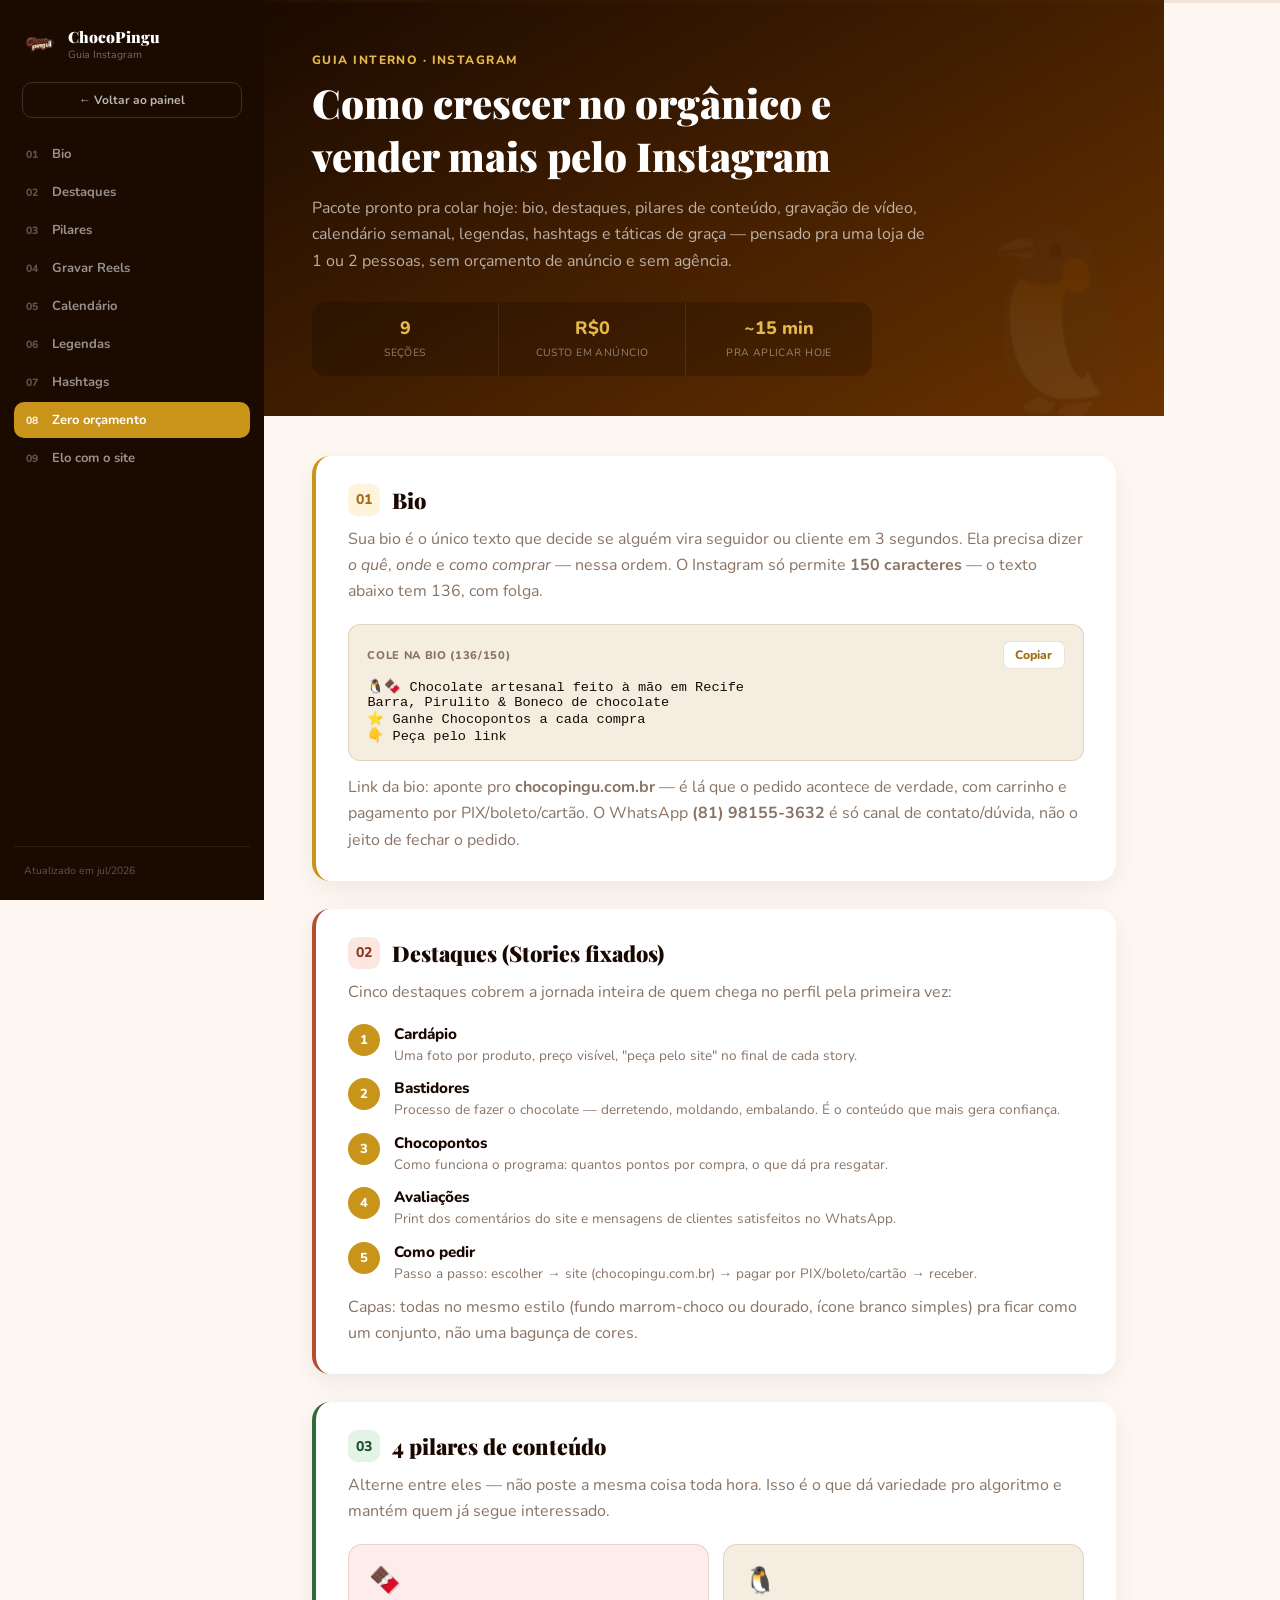
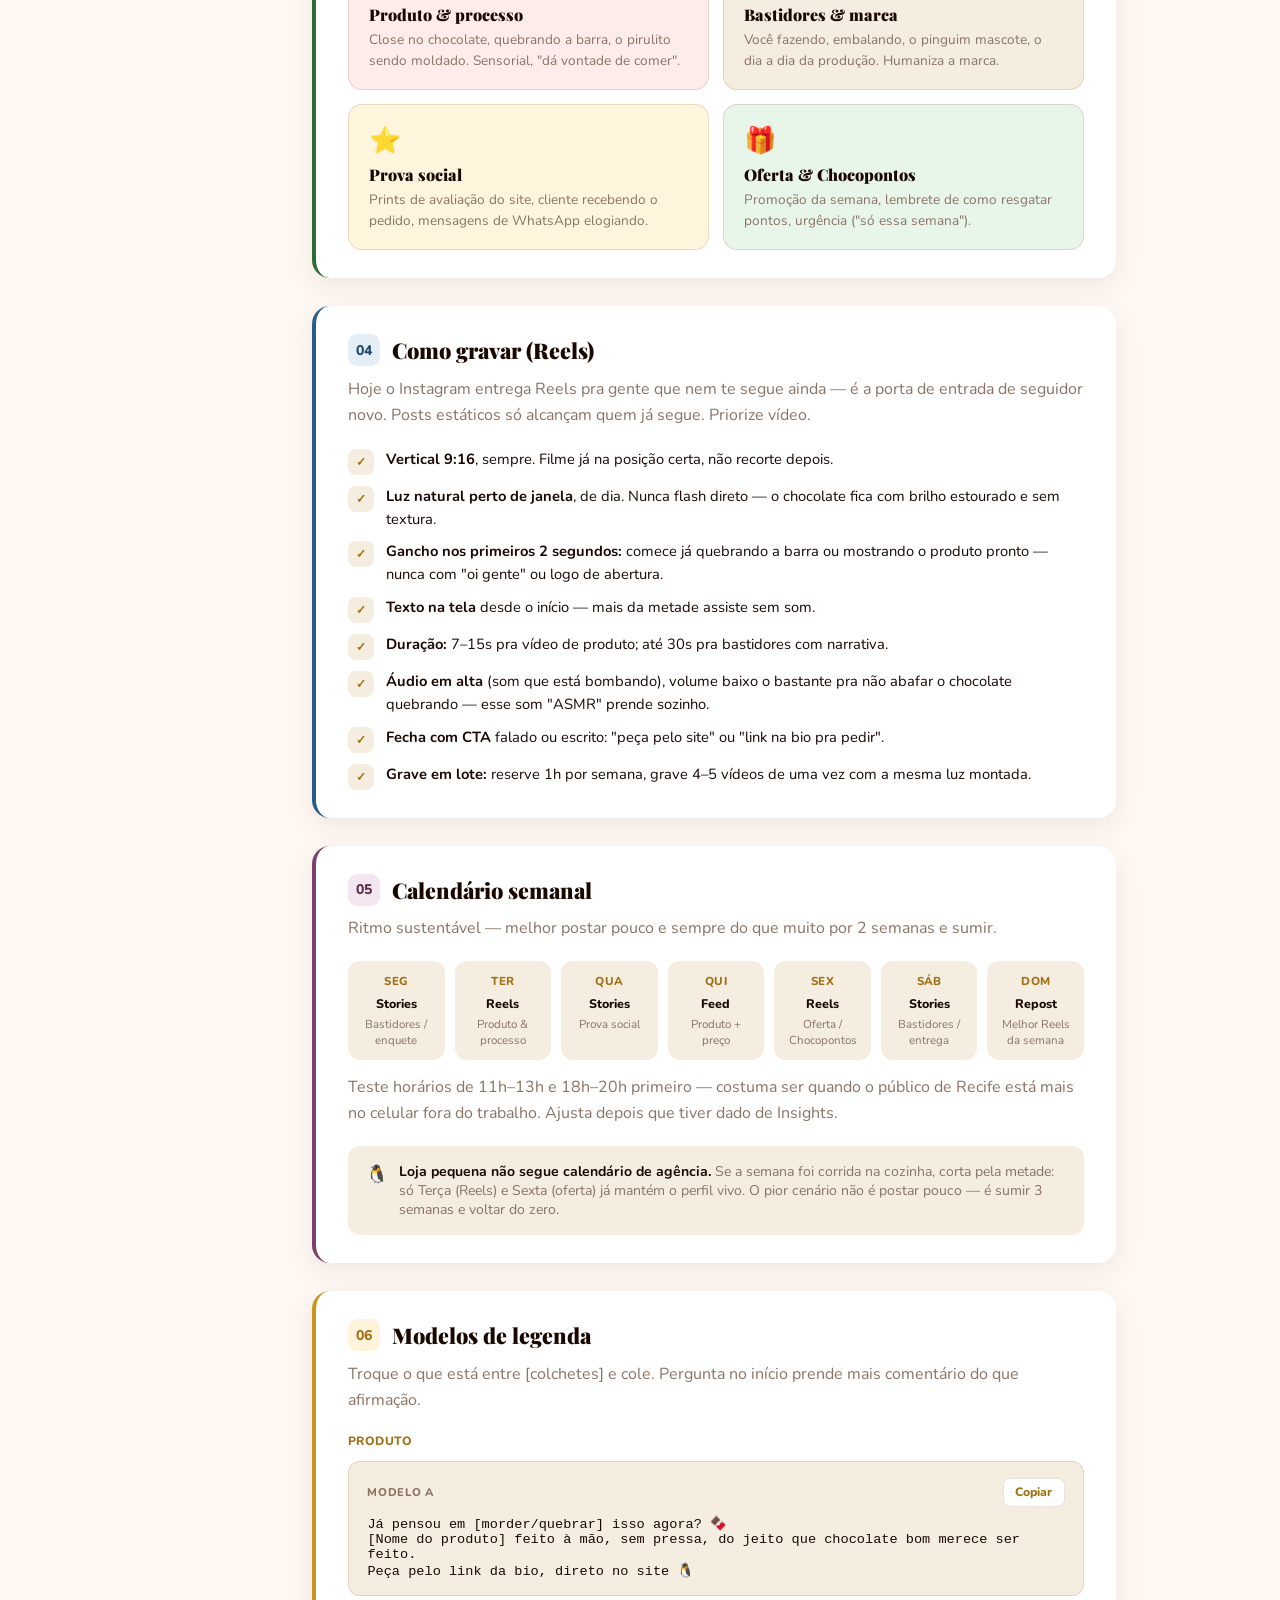
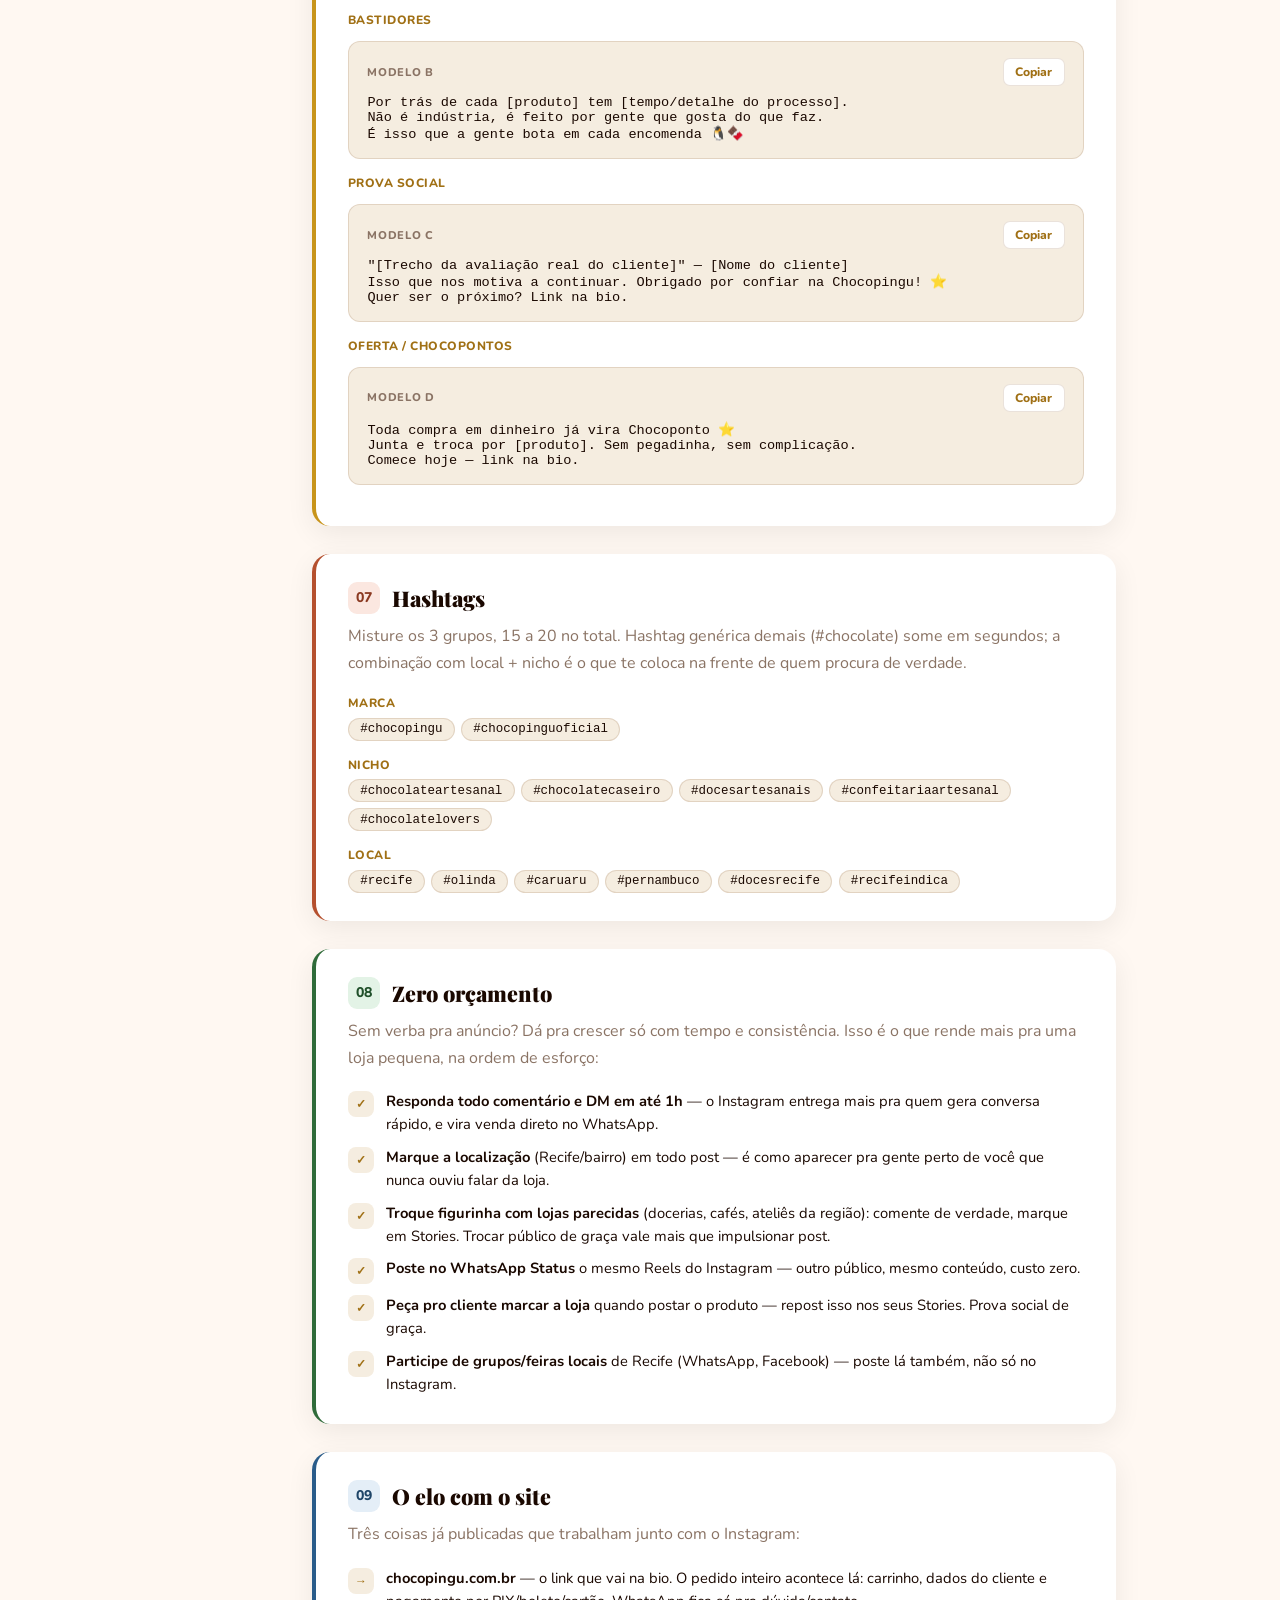
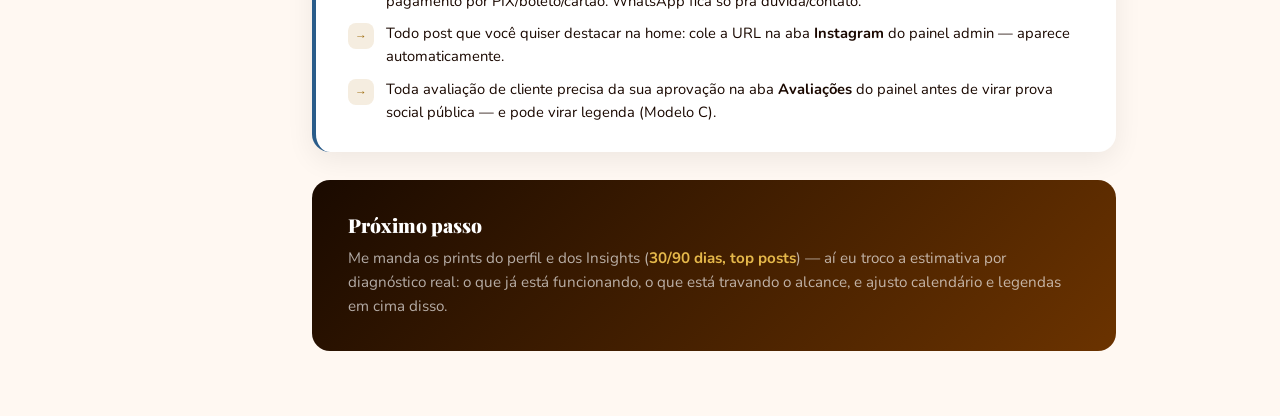
<file: instagram/index.html>
<!DOCTYPE html>
<html lang="pt-BR">
<head>
<meta charset="UTF-8" />
<meta name="viewport" content="width=device-width, initial-scale=1.0" />
<title>Instagram — Guia ChocoPingu</title>
<meta name="description" content="Guia interno de Instagram da Chocopingu: bio, destaques, pilares de conteúdo, calendário semanal, legendas e hashtags." />
<meta name="robots" content="noindex" />
<link rel="icon" href="../imagens/logo2.png" />
<link rel="preconnect" href="https://fonts.googleapis.com" />
<link rel="preconnect" href="https://fonts.gstatic.com" crossorigin />
<link href="https://fonts.googleapis.com/css2?family=Playfair+Display:wght@700;900&family=Nunito:wght@400;600;700;800;900&display=swap" rel="stylesheet" />
<style>
:root{
  --br:#1A0A00;--br2:#2A1508;--br3:#6B3300;
  --gold:#C8941A;--goldl:#E5B84A;--golds:#A07015;
  --bg:#FFF8F2;--card:#ffffff;--bgsub:#F5EDE0;
  --text:#1a0800;--text2:#8a7364;
  --border:rgba(107,51,0,.14);
  --sh:0 8px 28px rgba(13,4,0,.07);
  --sbw:264px;
  --fd:'Playfair Display',Georgia,serif;
  --fb:'Nunito',-apple-system,BlinkMacSystemFont,'Segoe UI',Roboto,Arial,sans-serif;
  --fm:ui-monospace,'SF Mono','Cascadia Code',Consolas,monospace;
}
*,*::before,*::after{box-sizing:border-box;margin:0;padding:0}
html{scroll-behavior:smooth}
body{font-family:var(--fb);background:var(--bg);color:var(--text);overflow-x:hidden}
a{color:inherit}
img{max-width:100%;display:block}

/* SIDEBAR */
.sidebar{
  position:fixed;top:0;left:0;bottom:0;width:var(--sbw);
  background:var(--br);z-index:100;
  display:flex;flex-direction:column;padding:24px 14px 18px;
  overflow-y:auto
}
.sb-brand{display:flex;align-items:center;gap:12px;padding:2px 10px 20px}
.sb-brand img{width:32px;height:32px;border-radius:8px}
.sb-name{font-family:var(--fd);font-weight:900;font-size:15.5px;color:#fff}
.sb-tag{font-size:10.5px;color:rgba(255,255,255,.4)}
.sb-back{
  display:block;margin:0 8px 18px;padding:9px 12px;text-align:center;
  border:1px solid rgba(255,255,255,.15);border-radius:10px;
  color:rgba(255,255,255,.7);font-size:12px;font-weight:700;text-decoration:none
}
.sb-back:hover{background:rgba(255,255,255,.06);color:#fff}
.sb-toc{display:flex;flex-direction:column;gap:2px}
.sb-toc a{
  display:flex;align-items:center;gap:10px;padding:9px 12px;border-radius:10px;
  color:rgba(255,255,255,.55);font-size:13px;font-weight:700;text-decoration:none;
  transition:background .15s,color .15s
}
.sb-toc a .num{font-size:10.5px;font-weight:800;opacity:.55;width:16px;flex-shrink:0}
.sb-toc a:hover{background:rgba(255,255,255,.07);color:#fff}
.sb-toc a.active{background:var(--gold);color:#fff}
.sb-toc a.active .num{opacity:.85}
.sb-foot{margin-top:auto;padding:16px 10px 4px;font-size:10.5px;color:rgba(255,255,255,.3);border-top:1px solid rgba(255,255,255,.08)}

/* PROGRESS BAR */
#progress{position:fixed;top:0;left:var(--sbw);right:0;height:3px;background:rgba(107,51,0,.1);z-index:200}
#progress i{display:block;height:100%;width:0%;background:linear-gradient(90deg,var(--gold),var(--goldl));transition:width .1s linear}

/* BACK TO TOP */
.totop{
  position:fixed;right:26px;bottom:26px;width:44px;height:44px;border-radius:50%;
  background:var(--br);color:var(--goldl);border:none;box-shadow:var(--sh);
  font-size:18px;cursor:pointer;z-index:150;
  display:flex;align-items:center;justify-content:center;
  opacity:0;pointer-events:none;transform:translateY(8px);
  transition:opacity .2s,transform .2s
}
.totop.show{opacity:1;pointer-events:auto;transform:translateY(0)}
.totop:hover{background:var(--br3)}

/* MAIN */
main{margin-left:var(--sbw);max-width:900px}

.hero{
  background:linear-gradient(150deg,var(--br) 0%,var(--br3) 100%);
  color:#fff;padding:52px 48px 40px;position:relative;overflow:hidden
}
.hero::before{content:'🐧';position:absolute;right:-10px;bottom:-30px;font-size:180px;opacity:.06}
.hero-eyebrow{font-size:12px;font-weight:800;text-transform:uppercase;letter-spacing:.12em;color:var(--goldl)}
.hero h1{font-family:var(--fd);font-weight:900;font-size:clamp(1.7rem,3.4vw,2.5rem);margin:.5rem 0 .8rem;max-width:20ch;text-wrap:balance;position:relative}
.hero p{color:rgba(255,255,255,.65);font-size:1rem;max-width:62ch;line-height:1.65;position:relative}
.hero-stats{display:flex;gap:0;margin-top:28px;background:rgba(0,0,0,.2);border-radius:14px;overflow:hidden;max-width:560px;position:relative}
.hstat{flex:1;padding:14px 18px;text-align:center;border-right:1px solid rgba(255,255,255,.08)}
.hstat:last-child{border-right:none}
.hstat b{display:block;font-size:18px;font-weight:800;color:var(--goldl)}
.hstat span{font-size:10.5px;color:rgba(255,255,255,.45);text-transform:uppercase;letter-spacing:.04em}

.wrap{padding:40px 48px 60px}

section{scroll-margin-top:24px;margin-bottom:28px}
.panel{
  background:var(--card);border-radius:18px;box-shadow:var(--sh);
  padding:28px 32px;border-left:4px solid var(--gold);
  transition:transform .2s,box-shadow .2s
}
.panel:hover{transform:translateY(-3px);box-shadow:0 16px 38px rgba(13,4,0,.12)}
.phead{display:flex;align-items:center;gap:12px;margin-bottom:6px}
.pnum{
  width:32px;height:32px;border-radius:9px;background:var(--bgsub);color:var(--golds);
  display:flex;align-items:center;justify-content:center;font-size:14px;font-weight:800;flex-shrink:0
}
.panel h2{font-family:var(--fd);font-weight:900;font-size:1.35rem}

/* Cores por categoria de seção */
.c1 .panel{border-left-color:#C8941A}.c1 .pnum{background:#FFF3DC;color:#A07015}
.c2 .panel{border-left-color:#B5502E}.c2 .pnum{background:#FBE7E0;color:#8B3A22}
.c3 .panel{border-left-color:#2F6B3A}.c3 .pnum{background:#E3F3E6;color:#20502A}
.c4 .panel{border-left-color:#2A5C8A}.c4 .pnum{background:#E4EEF7;color:#1F4568}
.c5 .panel{border-left-color:#7B3F6B}.c5 .pnum{background:#F3E6F0;color:#5C2E4E}
.lede{color:var(--text2);margin:.6rem 0 1.2rem;line-height:1.65}
.lede:last-child{margin-bottom:0}

.copybox{background:var(--bgsub);border:1px solid var(--border);border-radius:12px;padding:1rem 1.15rem;margin:.8rem 0}
.copybox-head{display:flex;justify-content:space-between;align-items:center;margin-bottom:.55rem}
.copybox-label{font-size:.7rem;font-weight:800;text-transform:uppercase;letter-spacing:.06em;color:var(--text2)}
.copy-btn{font-family:var(--fb);font-size:.76rem;font-weight:800;background:var(--card);color:var(--golds);border:1px solid var(--border);border-radius:7px;padding:.32rem .7rem;cursor:pointer;transition:background .15s}
.copy-btn:hover{background:var(--goldl);color:#fff;border-color:var(--goldl)}
.copytext{font-family:var(--fm);font-size:.85rem;white-space:pre-wrap;color:var(--text)}

.tagset-label{font-size:.75rem;font-weight:800;color:var(--golds);margin:1rem 0 .3rem;text-transform:uppercase;letter-spacing:.04em}
.tagset-label:first-of-type{margin-top:0}

.pillars{display:grid;grid-template-columns:repeat(2,1fr);gap:14px;margin-top:6px}
.pillar{border-radius:14px;padding:18px 20px;border:1px solid var(--border)}
.pillar .tag{font-size:26px;display:block;margin-bottom:6px}
.pillar h3{font-family:var(--fd);font-weight:900;font-size:1rem;margin-bottom:4px}
.pillar p{font-size:.85rem;color:var(--text2);line-height:1.55}
.p1{background:#FDECEA}.p2{background:#F5EDE0}.p3{background:#FFF6DD}.p4{background:#E8F5E9}

.hl{display:flex;flex-direction:column;gap:12px;margin-top:8px}
.hl-item{display:flex;gap:14px;align-items:flex-start}
.hl-dot{width:32px;height:32px;border-radius:50%;flex-shrink:0;background:var(--gold);color:#fff;display:flex;align-items:center;justify-content:center;font-size:13px;font-weight:800}
.hl-item h4{font-size:.95rem;font-weight:800;margin-bottom:2px}
.hl-item p{font-size:.85rem;color:var(--text2);line-height:1.5}

.checklist{display:flex;flex-direction:column;gap:10px;margin-top:8px}
.ck-item{display:flex;gap:12px;align-items:flex-start}
.ck-dot{width:26px;height:26px;border-radius:8px;flex-shrink:0;background:var(--bgsub);color:var(--golds);display:flex;align-items:center;justify-content:center;font-size:12px;font-weight:800;margin-top:1px}
.ck-item p{font-size:.92rem;line-height:1.55}
.ck-item strong{color:var(--text)}

.week{display:grid;grid-template-columns:repeat(7,1fr);gap:10px;margin-top:10px}
.day-card{background:var(--bgsub);border-radius:12px;padding:12px 10px;text-align:center}
.day-card .dname{font-size:.72rem;font-weight:800;text-transform:uppercase;letter-spacing:.03em;color:var(--golds);margin-bottom:6px}
.day-card .dfmt{font-size:.78rem;font-weight:800;margin-bottom:4px}
.day-card .dpilar{font-size:.72rem;color:var(--text2);line-height:1.4}

.smallshop{display:flex;gap:.7rem;align-items:flex-start;background:var(--bgsub);border-radius:12px;padding:1rem 1.1rem;margin-top:14px;font-size:.88rem;color:var(--text2)}
.smallshop .ico{font-size:1.1rem;flex-shrink:0}
.smallshop strong{color:var(--text)}

.tagrow{display:flex;flex-wrap:wrap;gap:.4rem;margin-top:.4rem}
.tagchip{font-family:var(--fm);font-size:.78rem;background:var(--bgsub);border:1px solid var(--border);border-radius:999px;padding:.22rem .7rem}

.cta-panel{
  background:linear-gradient(135deg,var(--br),var(--br3));color:#fff;
  border-radius:18px;padding:32px 36px;margin-top:8px
}
.cta-panel h3{font-family:var(--fd);font-weight:900;font-size:1.2rem;margin-bottom:8px}
.cta-panel p{color:rgba(255,255,255,.65);line-height:1.6;font-size:.95rem}
.cta-panel strong{color:var(--goldl)}

@media (max-width:900px){
  .sidebar{position:sticky;top:0;width:100%;height:auto;flex-direction:row;flex-wrap:wrap;align-items:center;padding:12px 16px;z-index:100}
  .sb-toc{
    flex:1 0 100%;flex-direction:row;flex-wrap:nowrap;overflow-x:auto;gap:6px;
    margin-top:12px;padding-top:12px;border-top:1px solid rgba(255,255,255,.08)
  }
  .sb-toc a{flex:0 0 auto;white-space:nowrap;padding:7px 12px}
  .sb-foot{display:none}
  .sb-back{margin:0 0 0 auto}
  #progress{left:0}
  main{margin-left:0;max-width:100%}
  .hero{padding:36px 24px}
  .wrap{padding:28px 20px 48px}
  .panel{padding:22px 20px}
  .pillars{grid-template-columns:1fr}
  .week{grid-template-columns:repeat(4,1fr)}
}
@media (max-width:520px){
  .week{grid-template-columns:repeat(2,1fr)}
  .totop{right:16px;bottom:16px}
}
</style>
</head>
<body>

<aside class="sidebar">
  <div class="sb-brand">
    <img src="../imagens/logo2.png" alt="Chocopingu" />
    <div>
      <div class="sb-name">ChocoPingu</div>
      <div class="sb-tag">Guia Instagram</div>
    </div>
  </div>
  <a href="../painel-1903" class="sb-back">← Voltar ao painel</a>
  <nav class="sb-toc" id="toc">
    <a href="#bio"><span class="num">01</span> Bio</a>
    <a href="#destaques"><span class="num">02</span> Destaques</a>
    <a href="#pilares"><span class="num">03</span> Pilares</a>
    <a href="#video"><span class="num">04</span> Gravar Reels</a>
    <a href="#calendario"><span class="num">05</span> Calendário</a>
    <a href="#legendas"><span class="num">06</span> Legendas</a>
    <a href="#hashtags"><span class="num">07</span> Hashtags</a>
    <a href="#gratis"><span class="num">08</span> Zero orçamento</a>
    <a href="#site"><span class="num">09</span> Elo com o site</a>
  </nav>
  <div class="sb-foot">Atualizado em jul/2026</div>
</aside>

<div id="progress"><i></i></div>

<main>
  <div class="hero">
    <div class="hero-eyebrow">Guia interno · Instagram</div>
    <h1>Como crescer no orgânico e vender mais pelo Instagram</h1>
    <p>Pacote pronto pra colar hoje: bio, destaques, pilares de conteúdo, gravação de vídeo, calendário semanal, legendas, hashtags e táticas de graça — pensado pra uma loja de 1 ou 2 pessoas, sem orçamento de anúncio e sem agência.</p>
    <div class="hero-stats">
      <div class="hstat"><b>9</b><span>Seções</span></div>
      <div class="hstat"><b>R$0</b><span>Custo em anúncio</span></div>
      <div class="hstat"><b>~15 min</b><span>Pra aplicar hoje</span></div>
    </div>
  </div>

  <div class="wrap">

    <section id="bio" class="c1">
      <div class="panel">
        <div class="phead"><div class="pnum">01</div><h2>Bio</h2></div>
        <p class="lede">Sua bio é o único texto que decide se alguém vira seguidor ou cliente em 3 segundos. Ela precisa dizer <em>o quê</em>, <em>onde</em> e <em>como comprar</em> — nessa ordem. O Instagram só permite <strong>150 caracteres</strong> — o texto abaixo tem 136, com folga.</p>
        <div class="copybox">
          <div class="copybox-head">
            <span class="copybox-label">Cole na bio (136/150)</span>
            <button class="copy-btn" onclick="copiar('bio-text', this)">Copiar</button>
          </div>
          <div class="copytext" id="bio-text">🐧🍫 Chocolate artesanal feito à mão em Recife
Barra, Pirulito & Boneco de chocolate
⭐ Ganhe Chocopontos a cada compra
👇 Peça pelo link</div>
        </div>
        <p class="lede">Link da bio: aponte pro <strong>chocopingu.com.br</strong> — é lá que o pedido acontece de verdade, com carrinho e pagamento por PIX/boleto/cartão. O WhatsApp <strong>(81) 98155-3632</strong> é só canal de contato/dúvida, não o jeito de fechar o pedido.</p>
      </div>
    </section>

    <section id="destaques" class="c2">
      <div class="panel">
        <div class="phead"><div class="pnum">02</div><h2>Destaques (Stories fixados)</h2></div>
        <p class="lede">Cinco destaques cobrem a jornada inteira de quem chega no perfil pela primeira vez:</p>
        <div class="hl">
          <div class="hl-item"><div class="hl-dot">1</div><div><h4>Cardápio</h4><p>Uma foto por produto, preço visível, "peça pelo site" no final de cada story.</p></div></div>
          <div class="hl-item"><div class="hl-dot">2</div><div><h4>Bastidores</h4><p>Processo de fazer o chocolate — derretendo, moldando, embalando. É o conteúdo que mais gera confiança.</p></div></div>
          <div class="hl-item"><div class="hl-dot">3</div><div><h4>Chocopontos</h4><p>Como funciona o programa: quantos pontos por compra, o que dá pra resgatar.</p></div></div>
          <div class="hl-item"><div class="hl-dot">4</div><div><h4>Avaliações</h4><p>Print dos comentários do site e mensagens de clientes satisfeitos no WhatsApp.</p></div></div>
          <div class="hl-item"><div class="hl-dot">5</div><div><h4>Como pedir</h4><p>Passo a passo: escolher → site (chocopingu.com.br) → pagar por PIX/boleto/cartão → receber.</p></div></div>
        </div>
        <p class="lede">Capas: todas no mesmo estilo (fundo marrom-choco ou dourado, ícone branco simples) pra ficar como um conjunto, não uma bagunça de cores.</p>
      </div>
    </section>

    <section id="pilares" class="c3">
      <div class="panel">
        <div class="phead"><div class="pnum">03</div><h2>4 pilares de conteúdo</h2></div>
        <p class="lede">Alterne entre eles — não poste a mesma coisa toda hora. Isso é o que dá variedade pro algoritmo e mantém quem já segue interessado.</p>
        <div class="pillars">
          <div class="pillar p1"><span class="tag">🍫</span><h3>Produto & processo</h3><p>Close no chocolate, quebrando a barra, o pirulito sendo moldado. Sensorial, "dá vontade de comer".</p></div>
          <div class="pillar p2"><span class="tag">🐧</span><h3>Bastidores & marca</h3><p>Você fazendo, embalando, o pinguim mascote, o dia a dia da produção. Humaniza a marca.</p></div>
          <div class="pillar p3"><span class="tag">⭐</span><h3>Prova social</h3><p>Prints de avaliação do site, cliente recebendo o pedido, mensagens de WhatsApp elogiando.</p></div>
          <div class="pillar p4"><span class="tag">🎁</span><h3>Oferta & Chocopontos</h3><p>Promoção da semana, lembrete de como resgatar pontos, urgência ("só essa semana").</p></div>
        </div>
      </div>
    </section>

    <section id="video" class="c4">
      <div class="panel">
        <div class="phead"><div class="pnum">04</div><h2>Como gravar (Reels)</h2></div>
        <p class="lede">Hoje o Instagram entrega Reels pra gente que nem te segue ainda — é a porta de entrada de seguidor novo. Posts estáticos só alcançam quem já segue. Priorize vídeo.</p>
        <div class="checklist">
          <div class="ck-item"><div class="ck-dot">✓</div><p><strong>Vertical 9:16</strong>, sempre. Filme já na posição certa, não recorte depois.</p></div>
          <div class="ck-item"><div class="ck-dot">✓</div><p><strong>Luz natural perto de janela</strong>, de dia. Nunca flash direto — o chocolate fica com brilho estourado e sem textura.</p></div>
          <div class="ck-item"><div class="ck-dot">✓</div><p><strong>Gancho nos primeiros 2 segundos:</strong> comece já quebrando a barra ou mostrando o produto pronto — nunca com "oi gente" ou logo de abertura.</p></div>
          <div class="ck-item"><div class="ck-dot">✓</div><p><strong>Texto na tela</strong> desde o início — mais da metade assiste sem som.</p></div>
          <div class="ck-item"><div class="ck-dot">✓</div><p><strong>Duração:</strong> 7–15s pra vídeo de produto; até 30s pra bastidores com narrativa.</p></div>
          <div class="ck-item"><div class="ck-dot">✓</div><p><strong>Áudio em alta</strong> (som que está bombando), volume baixo o bastante pra não abafar o chocolate quebrando — esse som "ASMR" prende sozinho.</p></div>
          <div class="ck-item"><div class="ck-dot">✓</div><p><strong>Fecha com CTA</strong> falado ou escrito: "peça pelo site" ou "link na bio pra pedir".</p></div>
          <div class="ck-item"><div class="ck-dot">✓</div><p><strong>Grave em lote:</strong> reserve 1h por semana, grave 4–5 vídeos de uma vez com a mesma luz montada.</p></div>
        </div>
      </div>
    </section>

    <section id="calendario" class="c5">
      <div class="panel">
        <div class="phead"><div class="pnum">05</div><h2>Calendário semanal</h2></div>
        <p class="lede">Ritmo sustentável — melhor postar pouco e sempre do que muito por 2 semanas e sumir.</p>
        <div class="week">
          <div class="day-card"><div class="dname">Seg</div><div class="dfmt">Stories</div><div class="dpilar">Bastidores / enquete</div></div>
          <div class="day-card"><div class="dname">Ter</div><div class="dfmt">Reels</div><div class="dpilar">Produto & processo</div></div>
          <div class="day-card"><div class="dname">Qua</div><div class="dfmt">Stories</div><div class="dpilar">Prova social</div></div>
          <div class="day-card"><div class="dname">Qui</div><div class="dfmt">Feed</div><div class="dpilar">Produto + preço</div></div>
          <div class="day-card"><div class="dname">Sex</div><div class="dfmt">Reels</div><div class="dpilar">Oferta / Chocopontos</div></div>
          <div class="day-card"><div class="dname">Sáb</div><div class="dfmt">Stories</div><div class="dpilar">Bastidores / entrega</div></div>
          <div class="day-card"><div class="dname">Dom</div><div class="dfmt">Repost</div><div class="dpilar">Melhor Reels da semana</div></div>
        </div>
        <p class="lede" style="margin-top:14px">Teste horários de 11h–13h e 18h–20h primeiro — costuma ser quando o público de Recife está mais no celular fora do trabalho. Ajusta depois que tiver dado de Insights.</p>
        <div class="smallshop">
          <span class="ico">🐧</span>
          <div><strong>Loja pequena não segue calendário de agência.</strong> Se a semana foi corrida na cozinha, corta pela metade: só Terça (Reels) e Sexta (oferta) já mantém o perfil vivo. O pior cenário não é postar pouco — é sumir 3 semanas e voltar do zero.</div>
        </div>
      </div>
    </section>

    <section id="legendas" class="c1">
      <div class="panel">
        <div class="phead"><div class="pnum">06</div><h2>Modelos de legenda</h2></div>
        <p class="lede">Troque o que está entre [colchetes] e cole. Pergunta no início prende mais comentário do que afirmação.</p>

        <div class="tagset-label">Produto</div>
        <div class="copybox">
          <div class="copybox-head"><span class="copybox-label">Modelo A</span><button class="copy-btn" onclick="copiar('cap-a', this)">Copiar</button></div>
          <div class="copytext" id="cap-a">Já pensou em [morder/quebrar] isso agora? 🍫
[Nome do produto] feito à mão, sem pressa, do jeito que chocolate bom merece ser feito.
Peça pelo link da bio, direto no site 🐧</div>
        </div>

        <div class="tagset-label">Bastidores</div>
        <div class="copybox">
          <div class="copybox-head"><span class="copybox-label">Modelo B</span><button class="copy-btn" onclick="copiar('cap-b', this)">Copiar</button></div>
          <div class="copytext" id="cap-b">Por trás de cada [produto] tem [tempo/detalhe do processo].
Não é indústria, é feito por gente que gosta do que faz.
É isso que a gente bota em cada encomenda 🐧🍫</div>
        </div>

        <div class="tagset-label">Prova social</div>
        <div class="copybox">
          <div class="copybox-head"><span class="copybox-label">Modelo C</span><button class="copy-btn" onclick="copiar('cap-c', this)">Copiar</button></div>
          <div class="copytext" id="cap-c">"[Trecho da avaliação real do cliente]" — [Nome do cliente]
Isso que nos motiva a continuar. Obrigado por confiar na Chocopingu! ⭐
Quer ser o próximo? Link na bio.</div>
        </div>

        <div class="tagset-label">Oferta / Chocopontos</div>
        <div class="copybox">
          <div class="copybox-head"><span class="copybox-label">Modelo D</span><button class="copy-btn" onclick="copiar('cap-d', this)">Copiar</button></div>
          <div class="copytext" id="cap-d">Toda compra em dinheiro já vira Chocoponto ⭐
Junta e troca por [produto]. Sem pegadinha, sem complicação.
Comece hoje — link na bio.</div>
        </div>
      </div>
    </section>

    <section id="hashtags" class="c2">
      <div class="panel">
        <div class="phead"><div class="pnum">07</div><h2>Hashtags</h2></div>
        <p class="lede">Misture os 3 grupos, 15 a 20 no total. Hashtag genérica demais (#chocolate) some em segundos; a combinação com local + nicho é o que te coloca na frente de quem procura de verdade.</p>
        <div class="tagset-label">Marca</div>
        <div class="tagrow"><span class="tagchip">#chocopingu</span><span class="tagchip">#chocopinguoficial</span></div>
        <div class="tagset-label">Nicho</div>
        <div class="tagrow"><span class="tagchip">#chocolateartesanal</span><span class="tagchip">#chocolatecaseiro</span><span class="tagchip">#docesartesanais</span><span class="tagchip">#confeitariaartesanal</span><span class="tagchip">#chocolatelovers</span></div>
        <div class="tagset-label">Local</div>
        <div class="tagrow"><span class="tagchip">#recife</span><span class="tagchip">#olinda</span><span class="tagchip">#caruaru</span><span class="tagchip">#pernambuco</span><span class="tagchip">#docesrecife</span><span class="tagchip">#recifeindica</span></div>
      </div>
    </section>

    <section id="gratis" class="c3">
      <div class="panel">
        <div class="phead"><div class="pnum">08</div><h2>Zero orçamento</h2></div>
        <p class="lede">Sem verba pra anúncio? Dá pra crescer só com tempo e consistência. Isso é o que rende mais pra uma loja pequena, na ordem de esforço:</p>
        <div class="checklist">
          <div class="ck-item"><div class="ck-dot">✓</div><p><strong>Responda todo comentário e DM em até 1h</strong> — o Instagram entrega mais pra quem gera conversa rápido, e vira venda direto no WhatsApp.</p></div>
          <div class="ck-item"><div class="ck-dot">✓</div><p><strong>Marque a localização</strong> (Recife/bairro) em todo post — é como aparecer pra gente perto de você que nunca ouviu falar da loja.</p></div>
          <div class="ck-item"><div class="ck-dot">✓</div><p><strong>Troque figurinha com lojas parecidas</strong> (docerias, cafés, ateliês da região): comente de verdade, marque em Stories. Trocar público de graça vale mais que impulsionar post.</p></div>
          <div class="ck-item"><div class="ck-dot">✓</div><p><strong>Poste no WhatsApp Status</strong> o mesmo Reels do Instagram — outro público, mesmo conteúdo, custo zero.</p></div>
          <div class="ck-item"><div class="ck-dot">✓</div><p><strong>Peça pro cliente marcar a loja</strong> quando postar o produto — repost isso nos seus Stories. Prova social de graça.</p></div>
          <div class="ck-item"><div class="ck-dot">✓</div><p><strong>Participe de grupos/feiras locais</strong> de Recife (WhatsApp, Facebook) — poste lá também, não só no Instagram.</p></div>
        </div>
      </div>
    </section>

    <section id="site" class="c4">
      <div class="panel">
        <div class="phead"><div class="pnum">09</div><h2>O elo com o site</h2></div>
        <p class="lede">Três coisas já publicadas que trabalham junto com o Instagram:</p>
        <div class="checklist">
          <div class="ck-item"><div class="ck-dot">→</div><p><strong>chocopingu.com.br</strong> — o link que vai na bio. O pedido inteiro acontece lá: carrinho, dados do cliente e pagamento por PIX/boleto/cartão. WhatsApp fica só pra dúvida/contato.</p></div>
          <div class="ck-item"><div class="ck-dot">→</div><p>Todo post que você quiser destacar na home: cole a URL na aba <strong>Instagram</strong> do painel admin — aparece automaticamente.</p></div>
          <div class="ck-item"><div class="ck-dot">→</div><p>Toda avaliação de cliente precisa da sua aprovação na aba <strong>Avaliações</strong> do painel antes de virar prova social pública — e pode virar legenda (Modelo C).</p></div>
        </div>
      </div>
    </section>

    <div class="cta-panel">
      <h3>Próximo passo</h3>
      <p>Me manda os prints do perfil e dos Insights (<strong>30/90 dias, top posts</strong>) — aí eu troco a estimativa por diagnóstico real: o que já está funcionando, o que está travando o alcance, e ajusto calendário e legendas em cima disso.</p>
    </div>

  </div>
</main>

<button class="totop" id="totop" onclick="window.scrollTo({top:0,behavior:'smooth'})" aria-label="Voltar ao topo">↑</button>

<script>
function copiar(id, btn){
  var el = document.getElementById(id);
  var text = el.innerText;
  var done = function(){
    var orig = btn.textContent;
    btn.textContent = 'Copiado ✓';
    setTimeout(function(){ btn.textContent = orig; }, 1500);
  };
  if (navigator.clipboard && navigator.clipboard.writeText) {
    navigator.clipboard.writeText(text).then(done, done);
  } else {
    var range = document.createRange();
    range.selectNode(el);
    window.getSelection().removeAllRanges();
    window.getSelection().addRange(range);
    document.execCommand('copy');
    window.getSelection().removeAllRanges();
    done();
  }
}

// scroll-spy pra destacar o item ativo na sidebar
(function(){
  var links = Array.prototype.slice.call(document.querySelectorAll('#toc a'));
  var map = {};
  links.forEach(function(a){ map[a.getAttribute('href').slice(1)] = a; });
  var obs = new IntersectionObserver(function(entries){
    entries.forEach(function(e){
      var link = map[e.target.id];
      if (!link) return;
      if (e.isIntersecting) {
        links.forEach(function(a){ a.classList.remove('active'); });
        link.classList.add('active');
      }
    });
  }, { rootMargin: '-20% 0px -70% 0px' });
  document.querySelectorAll('section[id]').forEach(function(s){ obs.observe(s); });
})();

// barra de progresso de leitura + botão voltar ao topo
(function(){
  var bar = document.querySelector('#progress i');
  var btn = document.getElementById('totop');
  function onScroll(){
    var h = document.documentElement;
    var scrolled = h.scrollTop;
    var max = h.scrollHeight - h.clientHeight;
    bar.style.width = (max > 0 ? (scrolled / max) * 100 : 0) + '%';
    btn.classList.toggle('show', scrolled > 600);
  }
  document.addEventListener('scroll', onScroll, { passive: true });
  onScroll();
})();
</script>
</body>
</html>
</file>
